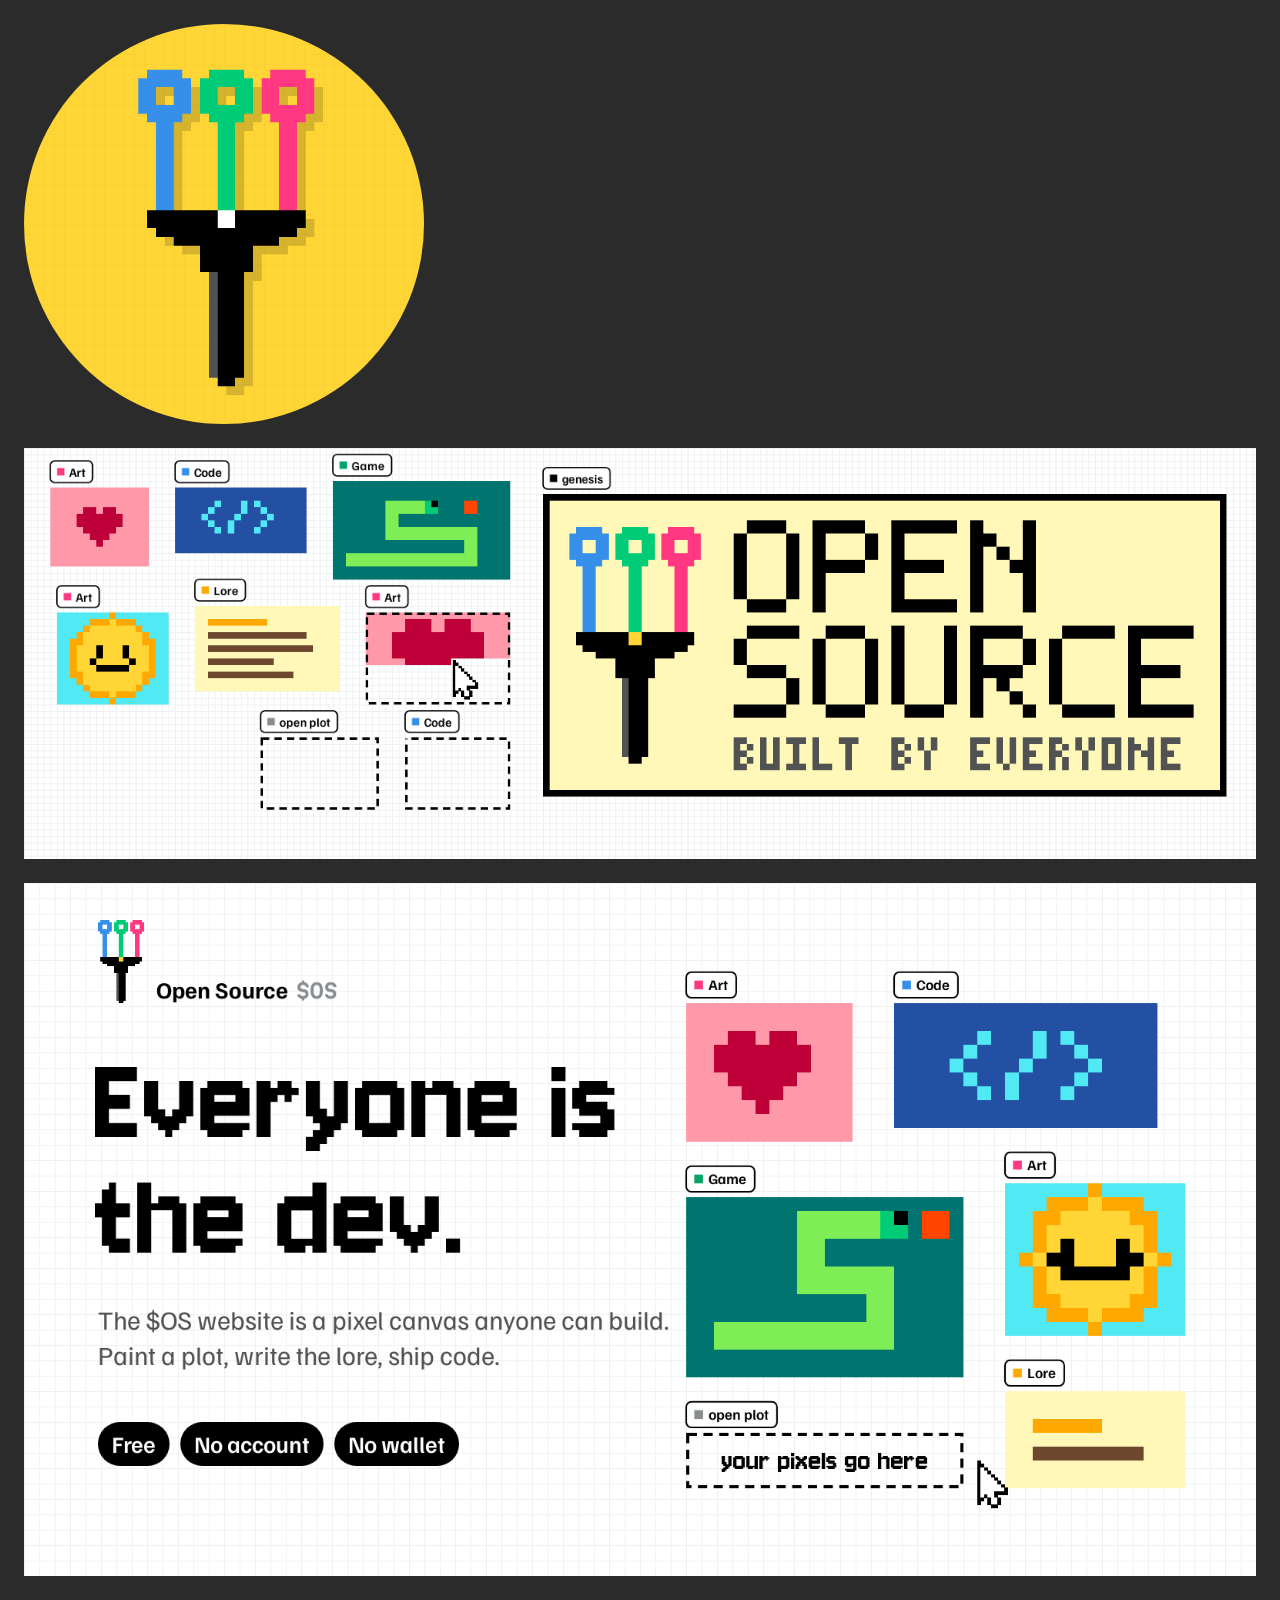
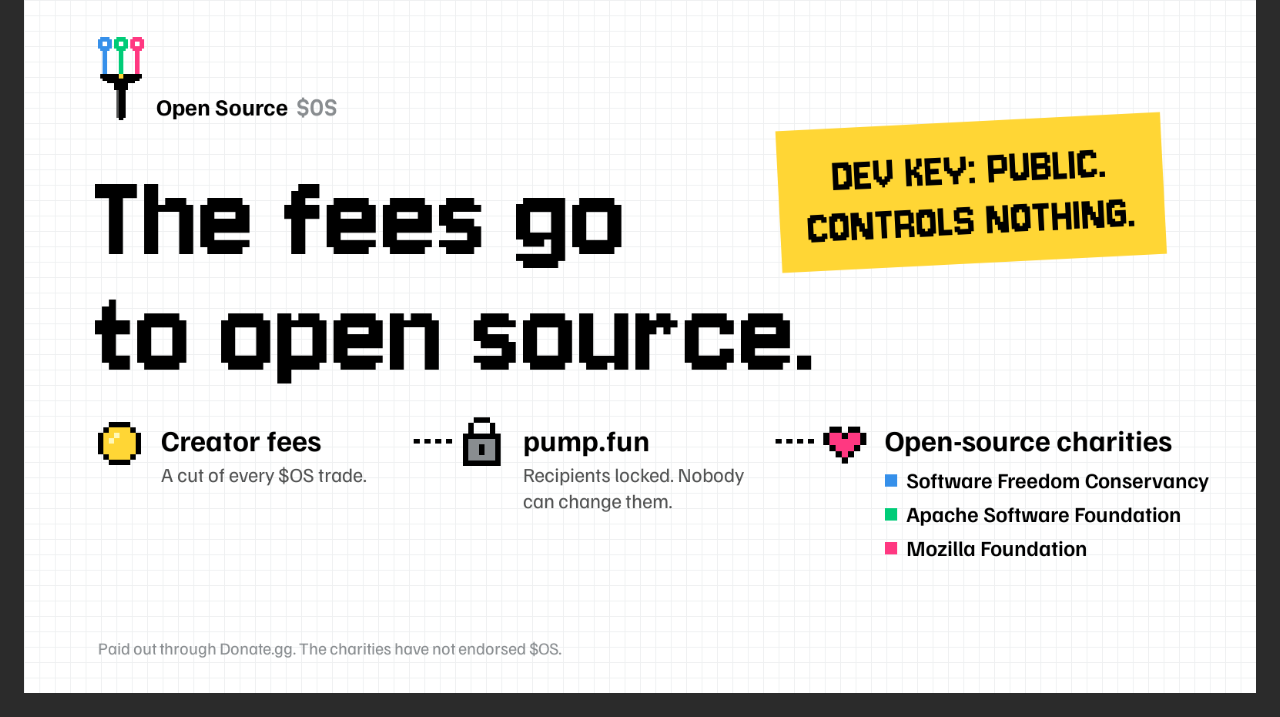
<file: marca/stills.html>
<!doctype html>
<html lang="en">
<head>
<meta charset="utf-8">
<title>$OS profile picture and banner</title>
<link rel="stylesheet" href="https://fonts.googleapis.com/css2?family=Familjen+Grotesk:wght@400;600;700&family=Martian+Mono:wght@400;600&family=Jersey+10&display=block">
<style>
  body { margin: 0; padding: 24px; background: #2b2b2b; display: grid; gap: 24px; justify-items: start; font: 14px system-ui; color: #ddd; }
  canvas { display: block; max-width: 100%; height: auto; }
  #pfp { width: 400px; border-radius: 50%; }
</style>
</head>
<body>
<canvas id="pfp" width="1000" height="1000"></canvas>
<canvas id="banner" width="1500" height="500"></canvas>
<canvas id="post1" width="1600" height="900"></canvas>
<canvas id="post2" width="1600" height="900"></canvas>
<script type="module">
import { C, CAT, grid, logoTiles, drawTiles, plotArt, ants, tag, loadFonts, loadGenesis, drawSprite, SPRITES } from "./art.js";

function pfp() {
  const g = document.getElementById("pfp").getContext("2d");
  const S = 1000;
  g.fillStyle = C.yellow; g.fillRect(0, 0, S, S);
  grid(g, S, S, 25, "rgba(0,0,0,0.07)");
  const s = 22, w = 20 * s, h = 36 * s;
  const ox = Math.round((S - w) / 2 / s) * s, oy = Math.round((S - h) / 2 / s) * s + 4;
  // a hard pixel shadow so the logo sits on the canvas like a sticker
  drawTiles(g, logoTiles(C.ink).map(([x, y]) => [x, y, "rgba(0,0,0,0.16)"]), ox + s, oy + s, s);
  drawTiles(g, logoTiles(C.ground), ox, oy, s);
}

async function banner() {
  const g = document.getElementById("banner").getContext("2d");
  const W = 1500, H = 500, t = 8;
  g.fillStyle = C.ground; g.fillRect(0, 0, W, H);
  grid(g, W, H, t);
  const gen = await loadGenesis("../sitio/plots/genesis.png");
  const gx = 79, gy = 7;
  drawTiles(g, gen.tiles, gx * t, gy * t, t);
  tag(g, gx * t, gy * t - 6, "genesis", C.ink, 15);

  // community plots on the left, kept clear of the bottom-left corner where X puts the avatar
  const plots = [
    { kind: "heart", cat: "art", label: "Art", x: 4, y: 6, w: 15, h: 12 },
    { kind: "code", cat: "code", label: "Code", x: 23, y: 6, w: 20, h: 10 },
    { kind: "snake", cat: "game", label: "Game", x: 47, y: 5, w: 27, h: 15 },
    { kind: "sun", cat: "art", label: "Art", x: 5, y: 25, w: 17, h: 14 },
    { kind: "lore", cat: "words", label: "Lore", x: 26, y: 24, w: 22, h: 13 },
  ];
  for (const p of plots) {
    drawTiles(g, plotArt(p.kind, p.w, p.h), p.x * t, p.y * t, t);
    tag(g, p.x * t, p.y * t - 6, p.label, CAT[p.cat], 15);
  }
  // one plot half painted, with the cursor still at work
  const wip = { x: 52, y: 25, w: 22, h: 14 };
  const art = plotArt("heart", wip.w, wip.h).filter(([x, y]) => y < 7 || (y === 7 && x < 13));
  drawTiles(g, art, wip.x * t, wip.y * t, t);
  ants(g, wip.x * t, wip.y * t, wip.w * t, wip.h * t, 0, 3, 9);
  tag(g, wip.x * t, wip.y * t - 6, "Art", CAT.art, 15);
  drawSprite(g, SPRITES.cursor, (wip.x + 13) * t + 2, (wip.y + 7) * t + 2, 3.4, { "#": C.ink, w: C.ground });
  // open plots waiting
  ants(g, 36 * t, 44 * t, 18 * t, 11 * t, 0, 3, 9);
  tag(g, 36 * t, 44 * t - 6, "open plot", C.ink3, 15);
  ants(g, 58 * t, 44 * t, 16 * t, 11 * t, 6, 3, 9);
  tag(g, 58 * t, 44 * t - 6, "Code", CAT.code, 15);
}

// ---------- post images (16:9, shown whole in the X timeline) ----------
function write(g, s, x, y, font, color, align = "left") {
  g.font = font; g.fillStyle = color; g.textAlign = align; g.textBaseline = "alphabetic"; g.fillText(s, x, y);
  return g.measureText(s).width;
}
function pill(g, x, y, label, size = 30, bg = C.ink, fg = C.ground, font = `600 ${size}px "Familjen Grotesk"`) {
  g.font = font;
  const w = g.measureText(label).width + size * 1.2, h = size * 1.9;
  g.fillStyle = bg; g.beginPath(); g.roundRect(x, y, w, h, h / 2); g.fill();
  g.fillStyle = fg; g.textAlign = "center"; g.textBaseline = "middle"; g.fillText(label, x + w / 2, y + h / 2 + 2);
  return w;
}
function ground(g, W, H) {
  g.fillStyle = C.ground; g.fillRect(0, 0, W, H);
  grid(g, W, H, 20);
}
function brandLine(g, x, y) {
  const s = 3;
  drawTiles(g, logoTiles(C.yellow), x, y - 36 * s + 6, s);
  write(g, "Open Source", x + 20 * s + 16, y, `700 30px "Familjen Grotesk"`, C.ink);
  g.font = `700 30px "Familjen Grotesk"`;
  const w = g.measureText("Open Source").width;
  write(g, "$OS", x + 20 * s + 26 + w, y, `600 26px "Martian Mono"`, C.ink3);
}

function post1() {
  const g = document.getElementById("post1").getContext("2d");
  const W = 1600, H = 900, M = 96;
  ground(g, W, H);
  brandLine(g, M, 150);
  write(g, "Everyone is", M - 4, 330, `400 170px "Jersey 10"`, C.ink);
  write(g, "the dev.", M - 4, 480, `400 170px "Jersey 10"`, C.ink);
  write(g, "The $OS website is a pixel canvas anyone can build.", M, 580, `400 34px "Familjen Grotesk"`, C.ink2);
  write(g, "Paint a plot, write the lore, ship code.", M, 626, `400 34px "Familjen Grotesk"`, C.ink2);
  let x = M;
  for (const s of ["Free", "No account", "No wallet"]) x += pill(g, x, 700, s, 30) + 14;
  // the board on the right
  const t = 18, bx = 860, by = 120;
  const plots = [
    { kind: "heart", cat: "art", label: "Art", x: 0, y: 2, w: 12, h: 10 },
    { kind: "code", cat: "code", label: "Code", x: 15, y: 2, w: 19, h: 9 },
    { kind: "snake", cat: "game", label: "Game", x: 0, y: 16, w: 20, h: 13 },
    { kind: "sun", cat: "art", label: "Art", x: 23, y: 15, w: 13, h: 11 },
    { kind: "lore", cat: "words", label: "Lore", x: 23, y: 30, w: 13, h: 7 },
  ];
  for (const p of plots) {
    drawTiles(g, plotArt(p.kind, p.w, p.h), bx + p.x * t, by + p.y * t, t);
    tag(g, bx + p.x * t, by + p.y * t - 7, p.label, CAT[p.cat], 19);
  }
  const op = { x: 0, y: 33, w: 20, h: 4 };
  ants(g, bx + op.x * t, by + op.y * t, op.w * t, op.h * t, 0, 4, 12);
  tag(g, bx + op.x * t, by + op.y * t - 7, "open plot", C.ink3, 19);
  write(g, "your pixels go here", bx + op.w * t / 2, by + (op.y + 2.6) * t, `400 40px "Jersey 10"`, C.ink, "center");
  drawSprite(g, SPRITES.cursor, bx + 21 * t, by + 35 * t, 4.4, { "#": C.ink, w: C.ground });
}

function post2() {
  const g = document.getElementById("post2").getContext("2d");
  const W = 1600, H = 900, M = 96;
  ground(g, W, H);
  brandLine(g, M, 150);
  write(g, "The fees go", M - 4, 330, `400 170px "Jersey 10"`, C.ink);
  write(g, "to open source.", M - 4, 480, `400 170px "Jersey 10"`, C.ink);
  // the flow
  const rows = [
    ["coin", "Creator fees", "A cut of every $OS trade."],
    ["lock", "pump.fun", "Recipients locked. Nobody can change them."],
    ["heart", "Open-source charities", null],
  ];
  const fx = M, fy = 600;
  rows.forEach(([icon, title, sub], i) => {
    const x = fx + i * 470, y = fy;
    if (icon === "coin") drawSprite(g, SPRITES.coin, x, y - 52, 7, { "#": C.ink, y: C.yellow, h: C.pale });
    if (icon === "lock") drawSprite(g, SPRITES.lock, x + 4, y - 58, 7, { "#": C.ink, y: C.ink3 });
    if (icon === "heart") drawSprite(g, SPRITES.heartIcon, x + 2, y - 46, 8, { "#": C.ink, p: C.pink });
    write(g, title, x + 82, y - 14, `700 38px "Familjen Grotesk"`, C.ink);
    if (sub) {
      const words = sub.split(" "), lines = [""];
      g.font = `400 26px "Familjen Grotesk"`;
      for (const w of words) { const tl = (lines.at(-1) + " " + w).trim(); if (g.measureText(tl).width > 300) lines.push(w); else lines[lines.length - 1] = tl; }
      lines.forEach((l, k) => write(g, l, x + 82, y + 26 + k * 34, `400 26px "Familjen Grotesk"`, C.ink2));
    }
    if (i < rows.length - 1) { g.fillStyle = C.ink; for (let k = 0; k < 4; k++) g.fillRect(x + 410 + k * 14, fy - 30, 8, 6); }
  });
  ["Software Freedom Conservancy", "Apache Software Foundation", "Mozilla Foundation"].forEach((s, i) => {
    const x = fx + 2 * 470 + 82, y = fy + 34 + i * 44;
    g.fillStyle = [C.blue, C.green2, C.pink][i]; g.fillRect(x, y - 18, 16, 16);
    write(g, s, x + 28, y, `600 28px "Familjen Grotesk"`, C.ink);
  });
  // the key stamp, top right
  g.save();
  g.translate(1230, 250); g.rotate(-0.05);
  g.fillStyle = C.yellow; g.fillRect(-250, -92, 500, 184);
  write(g, "DEV KEY: PUBLIC.", 0, -12, `400 66px "Jersey 10"`, C.ink, "center");
  write(g, "CONTROLS NOTHING.", 0, 54, `400 66px "Jersey 10"`, C.ink, "center");
  g.restore();
  write(g, "Paid out through Donate.gg. The charities have not endorsed $OS.", M, 850, `400 22px "Familjen Grotesk"`, C.ink3);
}

await loadFonts();
pfp();
await banner();
post1();
post2();
window.done = true;
</script>
</body>
</html>
</file>
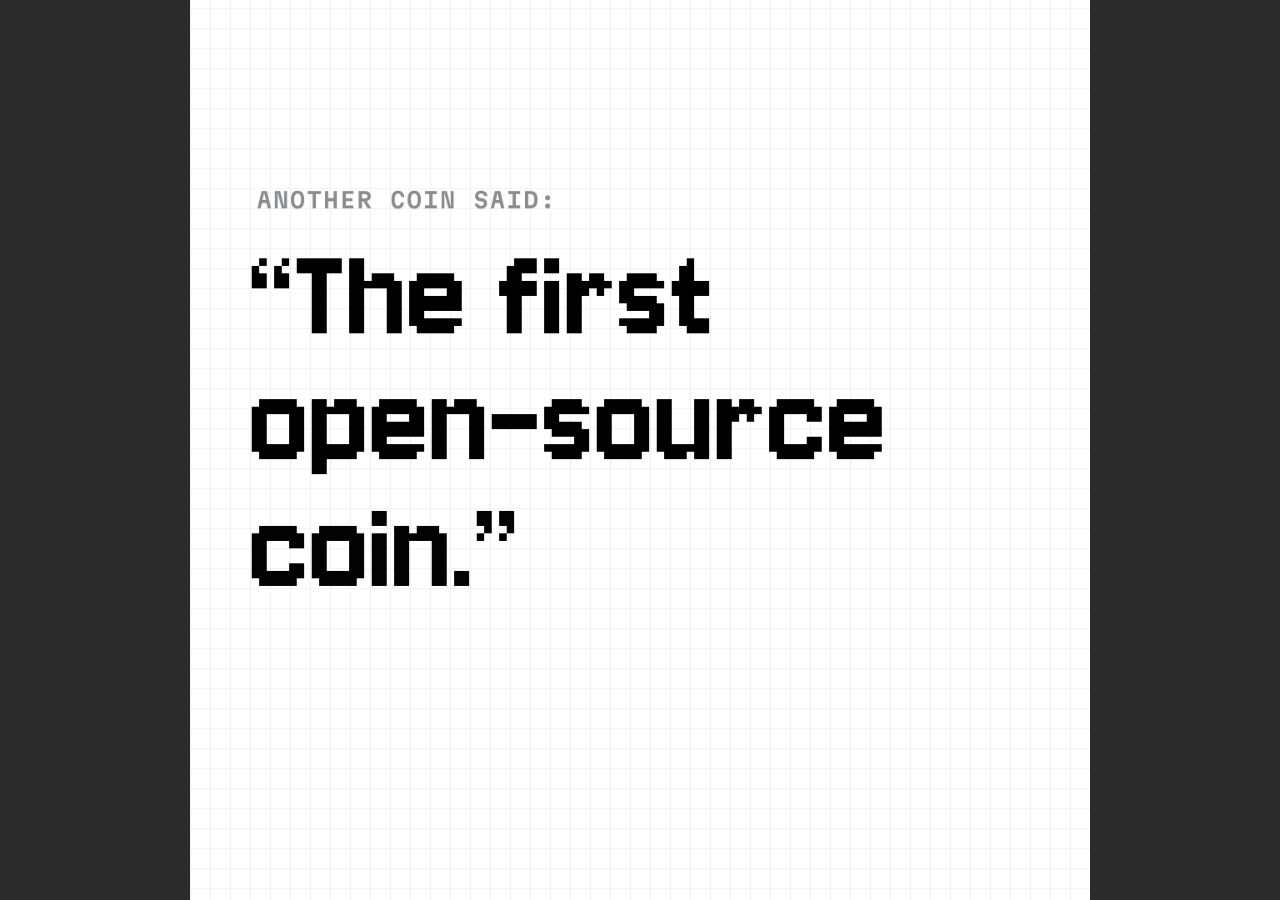
<file: marca/video.html>
<!doctype html>
<html lang="en">
<head>
<meta charset="utf-8">
<title>$OS explainer</title>
<link rel="stylesheet" href="https://fonts.googleapis.com/css2?family=Familjen+Grotesk:wght@400;600;700&family=Martian+Mono:wght@400;600&family=Jersey+10&display=block">
<style>
  html, body { margin: 0; background: #2b2b2b; }
  canvas { display: block; width: min(100vw, 100vh); height: auto; margin: 0 auto; }
</style>
</head>
<body>
<canvas id="c" width="1080" height="1080"></canvas>
<script type="module">
import { C, CAT, P, eo, eio, back, clamp, rng, grid, logoTiles, drawTiles, drawSprite, SPRITES, plotArt, paintOrder, ants, tag, loadFonts, loadGenesis } from "./art.js";

const W = 1080, H = 1080, M = 80;
const g = document.getElementById("c").getContext("2d");
g.imageSmoothingEnabled = false;

// ---------- timeline (seconds) ----------
const T = {
  claim: 0, drain: 5.2, notOS: 10.6, thisIs: 13.0, board: 16.6, code: 24.2, fees: 29.6, key: 35.6, end: 41.6,
};
const DURATION = 46.5;
const SFX = [];
const MUTES = [[T.notOS, T.thisIs]];
const FADE_FROM = 44.2;
const END_CHORD = T.end + 0.4;

// ---------- type ----------
const F = {
  display: (px) => `400 ${px}px "Jersey 10"`,
  sans: (px, w = 400) => `${w} ${px}px "Familjen Grotesk"`,
  mono: (px, w = 400) => `${w} ${px}px "Martian Mono"`,
};

function text(s, x, y, font, color, { align = "left", alpha = 1, dy = 0, base = "alphabetic", spacing = "0px" } = {}) {
  if (alpha <= 0) return 0;
  g.save();
  g.globalAlpha *= alpha;
  g.font = font;
  g.fillStyle = color;
  g.textAlign = align;
  g.textBaseline = base;
  g.letterSpacing = spacing;
  g.fillText(s, x, y + dy);
  const w = g.measureText(s).width;
  g.restore();
  return w;
}

// a line that rises 26px into place while fading in
function rise(t, at, dur = 0.5) {
  const k = eo(P(t, at, dur));
  return { alpha: k, dy: (1 - k) * 26 };
}

function lines(t, at, arr, x, y, size, color = C.ink, step = 0.09, lh = 0.9, font = F.display, align = "left") {
  arr.forEach((s, i) => text(s, x, y + i * size * lh, font(size), color, { align, ...rise(t, at + i * step) }));
}

function pill(x, y, label, { bg = C.ink, fg = C.ground, size = 30, alpha = 1, scale = 1, font = F.sans(30, 600) } = {}) {
  if (alpha <= 0) return 0;
  g.save();
  g.font = font;
  const w = g.measureText(label).width + size * 1.2, h = size * 1.9;
  g.globalAlpha *= alpha;
  g.translate(x + w / 2, y + h / 2);
  g.scale(scale, scale);
  g.fillStyle = bg;
  g.beginPath(); g.roundRect(-w / 2, -h / 2, w, h, h / 2); g.fill();
  g.fillStyle = fg; g.textAlign = "center"; g.textBaseline = "middle";
  g.fillText(label, 0, 2);
  g.restore();
  return w;
}

function popIn(t, at, dur = 0.42) {
  const k = P(t, at, dur);
  return { alpha: eo(clamp(k * 2)), scale: 0.92 + 0.08 * back(k) };
}

// ---------- the fake key (not a real key; it only looks like one) ----------
const B58 = "123456789ABCDEFGHJKLMNPQRSTUVWXYZabcdefghijkmnopqrstuvwxyz";
const FAKE = (() => { const r = rng(2026); return Array.from({ length: 88 }, () => B58[Math.floor(r() * 58)]).join(""); })();
const SHOWN = FAKE.slice(0, 34) + "…";

function keyChip(t, at, y, resolveFrom, resolveDur, label = "PRIVATE KEY") {
  const a = rise(t, at, 0.45);
  if (a.alpha <= 0) return;
  g.save();
  g.globalAlpha *= a.alpha;
  g.translate(0, a.dy);
  g.fillStyle = C.ink;
  g.beginPath(); g.roundRect(M, y, W - 2 * M, 112, 20); g.fill();
  text(label, M + 32, y + 40, F.mono(20, 600), C.yellow, { spacing: "2px" });
  const p = P(t, resolveFrom, resolveDur);
  const done = Math.floor(p * SHOWN.length);
  const r = rng(Math.floor(t * 24) + 11);
  const s = [...SHOWN].map((ch, i) => (i < done || ch === "…" ? ch : B58[Math.floor(r() * 58)])).join("");
  text(s, M + 32, y + 86, F.mono(27), C.ground);
  g.restore();
}

// ---------- scenes ----------
function sceneClaim(t) {
  const k = t - T.claim;
  text("ANOTHER COIN SAID:", M, 250, F.mono(26, 600), C.ink3, { spacing: "2px", ...rise(k, 0.25) });
  lines(k, 0.5, ["“The first", "open-source", "coin.”"], M - 6, 400, 168);
  lines(k, 2.2, ["Its big move? Posting the dev", "wallet's private key for everyone."], M, 780, 42, C.ink2, 0.08, 1.25, (s) => F.sans(s));
  keyChip(k, 2.9, 880, 3.1, 1.3);
}

const BOTS = Array.from({ length: 10 }, (_, i) => ({ at: T.drain + 1.0 + i * 0.2, y: 380 + ((i * 137) % 560) }));
function sceneDrain(t) {
  const k = t - T.drain;
  lines(k, 0.15, ["Bots drain a public", "key in seconds."], M - 4, 190, 132);
  // the wallet
  const wx = M, wy = 380, ww = 560, wh = 400;
  const grabbed = BOTS.filter((b) => t >= b.at + 0.42).length;
  const empty = grabbed >= 10;
  const wa = rise(k, 0.5);
  g.save();
  g.globalAlpha *= wa.alpha;
  g.translate(0, wa.dy);
  g.fillStyle = C.ground2;
  g.beginPath(); g.roundRect(wx, wy, ww, wh, 24); g.fill();
  text("DEV WALLET", wx + 36, wy + 62, F.mono(22, 600), C.ink3, { spacing: "2px" });
  const bal = (12.4 * (10 - grabbed) / 10).toFixed(2);
  text(`${bal} SOL`, wx + 36, wy + 150, F.mono(64, 600), empty ? C.red : C.ink);
  for (let i = 0; i < 10; i++) {
    if (i < grabbed) continue;
    const cx = wx + 40 + (i % 5) * 96, cy = wy + 210 + Math.floor(i / 5) * 84;
    drawSprite(g, SPRITES.coin, cx, cy, 8, { "#": C.ink, y: C.yellow, h: C.pale });
  }
  g.restore();
  // the bots: fly in, take one coin each, fly off
  BOTS.forEach((b, i) => {
    const coinX = wx + 40 + (i % 5) * 96, coinY = wy + 210 + Math.floor(i / 5) * 84;
    const inK = eo(P(t, b.at, 0.42));
    const outK = eio(P(t, b.at + 0.5, 0.55));
    if (t < b.at || outK >= 1) return;
    const sx = W + 60, sy = b.y;
    let x = sx + (coinX - 10 - sx) * inK, y = sy + (coinY - 70 - sy) * inK;
    x += (W + 120 - x) * outK; y += (-160 - y) * outK;
    drawSprite(g, SPRITES.bot, x, y, 7, { "#": C.ink, b: C.lilac, w: C.ground, k: C.ink, r: C.red });
    if (t >= b.at + 0.42) drawSprite(g, SPRITES.coin, x + 10, y + 74, 8, { "#": C.ink, y: C.yellow, h: C.pale });
  });
  text("Nobody builds anything.", M, 900, F.sans(52, 700), C.ink, rise(k, 3.75));
}

function sceneNotOS(t) {
  const k = t - T.notOS;
  const a = rise(k, 0.05, 0.35);
  g.save();
  g.font = F.display(196);
  const w1 = g.measureText("That's ").width, w2 = g.measureText("not").width;
  g.restore();
  const y1 = 500, y2 = 670;
  // a highlighter swipe behind "not"
  const hl = eo(P(k, 0.55, 0.3));
  if (hl > 0) { g.fillStyle = C.yellow; g.fillRect(M + w1 - 10, y1 - 132, (w2 + 20) * hl, 146); }
  text("That's ", M, y1, F.display(196), C.ink, a);
  text("not", M + w1, y1, F.display(196), C.ink, a);
  text("open source.", M, y2, F.display(196), C.ink, rise(k, 0.15, 0.35));
}

let GEN = null, GEN_ORDER = null;
function sceneThisIs(t) {
  const k = t - T.thisIs;
  lines(k, 0.1, ["This is."], M - 4, 230, 150);
  const s = 9, gw = GEN.w * s, gh = GEN.h * s;
  const gx = Math.round((W - gw) / 2), gy = 330;
  const p = P(k, 0.55, 1.15);
  drawTiles(g, GEN_ORDER, gx, gy, s, Math.floor(eio(p) * GEN_ORDER.length));
  if (p <= 0) ants(g, gx, gy, gw, gh, k * 40, 4, 14);
  const r = rise(k, 2.0);
  const pw = pill(M, 840 + r.dy, "$OS", { bg: C.yellow, fg: C.ink, size: 34, alpha: r.alpha, font: F.mono(34, 600) });
  text("the coin whose website", M + pw + 24, 875, F.sans(40, 600), C.ink, r);
  text("is built by everyone.", M + pw + 24, 925, F.sans(40, 600), C.ink, r);
}

const TILE = 16, BX = M, BY = 330;
const PLOTS = [
  { kind: "heart", cat: "art", label: "Art", x: 1, y: 2, w: 13, h: 10 },
  { kind: "code", cat: "code", label: "Code", x: 17, y: 2, w: 17, h: 9 },
  { kind: "snake", cat: "game", label: "Game", x: 37, y: 2, w: 20, h: 13 },
  { kind: "lore", cat: "words", label: "Lore", x: 1, y: 16, w: 22, h: 13 },
  { kind: "sun", cat: "art", label: "Art", x: 26, y: 18, w: 13, h: 11 },
].map((p, i) => ({ ...p, at: T.board + 1.0 + i * 0.72, tiles: paintOrder(plotArt(p.kind, p.w, p.h), 40 + i) }));
const OPEN = { x: 42, y: 18, w: 15, h: 11 };

function sceneBoard(t) {
  const k = t - T.board;
  lines(k, 0.1, ["The website", "is the code."], M - 4, 160, 132);
  const ba = eo(P(k, 0.35, 0.5));
  g.save();
  g.globalAlpha *= ba;
  for (const p of [...PLOTS, { ...OPEN, cat: "open", label: "open plot", at: 99 }]) {
    const x = BX + p.x * TILE, y = BY + p.y * TILE, w = p.w * TILE, h = p.h * TILE;
    const painted = p.tiles ? Math.floor(eio(P(t, p.at + 0.35, 0.55)) * p.tiles.length) : 0;
    if (painted < (p.tiles?.length ?? 1)) ants(g, x, y, w, h, t * 30, 3, 10);
    if (painted) drawTiles(g, p.tiles, x, y, TILE, painted);
    tag(g, x, y - 6, p.label, p.cat === "open" ? C.ink3 : CAT[p.cat], 18);
  }
  // the open plot keeps waiting
  const last = PLOTS[PLOTS.length - 1].at + 1.0;
  const glow = P(t, last + 0.2, 0.4);
  if (glow > 0) {
    const x = BX + OPEN.x * TILE, y = BY + OPEN.y * TILE;
    text("your pixels", x + OPEN.w * TILE / 2, y + 78, F.display(46), C.ink, { align: "center", alpha: eo(glow) });
    text("go here", x + OPEN.w * TILE / 2, y + 120, F.display(46), C.ink, { align: "center", alpha: eo(glow) });
  }
  g.restore();
  // a cursor visits each plot before it gets painted
  if (k > 0.6) {
    let cx = W + 40, cy = 900;
    for (const p of PLOTS) {
      const tx = BX + (p.x + p.w * 0.55) * TILE, ty = BY + (p.y + p.h * 0.55) * TILE;
      const m = eio(P(t, p.at - 0.25, 0.5));
      cx += (tx - cx) * m; cy += (ty - cy) * m;
    }
    const lastP = PLOTS[PLOTS.length - 1];
    const away = eio(P(t, lastP.at + 1.0, 0.6));
    cx += (W + 60 - cx) * away; cy += (1000 - cy) * away;
    drawSprite(g, SPRITES.cursor, cx, cy, 4, { "#": C.ink, w: C.ground });
  }
  lines(k, 5.0, ["Anyone can paint a plot, write the", "lore or ship a feature."], M, 870, 40, C.ink2, 0.08, 1.25, (s) => F.sans(s));
  let x = M;
  ["Free", "No account", "No wallet"].forEach((s, i) => {
    const pi = popIn(k, 5.7 + i * 0.22);
    x += pill(x, 960, s, { ...pi, size: 28 }) + 14;
  });
}

const CODE = [
  ["// open-source-os / worker.js", C.ink3],
  ["// MIT licence. Read it, fork it, change it.", C.ink3],
  ["", C.ink],
  ["async function contribute(req, env) {", C.ground],
  ["  const first = await isFirstVisit(req);", C.ground],
  ["  // your first piece goes live at once", C.ink3],
  ["  const live = first && kind !== \"code\";", C.ground],
  ["  return save(req, live);", C.ground],
  ["}", C.ground],
];
const CODE_CHARS = CODE.reduce((n, [s]) => n + s.length, 0);
function sceneCode(t) {
  const k = t - T.code;
  lines(k, 0.1, ["Every line", "is public."], M - 4, 190, 132);
  const wa = rise(k, 0.45);
  const x = M, y = 360, w = W - 2 * M, h = 430;
  g.save();
  g.globalAlpha *= wa.alpha;
  g.translate(0, wa.dy);
  g.fillStyle = C.ink;
  g.beginPath(); g.roundRect(x, y, w, h, 22); g.fill();
  g.fillStyle = "#1c1c1c";
  g.beginPath(); g.roundRect(x, y, w, 64, [22, 22, 0, 0]); g.fill();
  text("worker.js", x + 32, y + 42, F.mono(22, 600), C.ground);
  text("github", x + w - 32, y + 42, F.mono(22), C.ink3, { align: "right" });
  let budget = Math.floor(eio(P(k, 0.8, 2.6)) * CODE_CHARS);
  CODE.forEach(([s, col], i) => {
    const n = Math.min(s.length, budget);
    budget -= n;
    text(s.slice(0, n), x + 32, y + 116 + i * 36, F.mono(22), col);
  });
  const caret = Math.floor(k * 2.5) % 2 === 0 && k < 4.2;
  if (caret) { g.fillStyle = C.yellow; g.fillRect(x + 32, y + 120 + 8 * 36 + 8, 14, 4); }
  g.restore();
  // the MIT stamp
  const st = P(k, 3.6, 0.32);
  if (st > 0) {
    g.save();
    g.translate(x + w - 170, y + h - 36);
    g.rotate(-0.07);
    const sc = 1.25 - 0.25 * eo(st);
    g.scale(sc, sc);
    g.globalAlpha *= eo(clamp(st * 2));
    g.fillStyle = C.yellow;
    g.fillRect(-150, -58, 300, 116);
    g.strokeStyle = C.ink; g.lineWidth = 6; g.strokeRect(-150, -58, 300, 116);
    text("MIT", 0, 30, F.display(100), C.ink, { align: "center" });
    g.restore();
  }
  lines(k, 3.0, ["Fork it. Change it. Send a pull request."], M, 880, 40, C.ink2, 0.08, 1.25, (s) => F.sans(s));
  text("Code is always read by a person before it goes in.", M, 950, F.sans(30), C.ink3, rise(k, 3.4));
}

function flowRow(t, at, y, icon, title, sub) {
  const a = rise(t, at);
  if (a.alpha <= 0) return;
  g.save();
  g.globalAlpha *= a.alpha;
  g.translate(0, a.dy);
  if (icon === "coin") drawSprite(g, SPRITES.coin, M, y - 52, 8, { "#": C.ink, y: C.yellow, h: C.pale });
  if (icon === "lock") drawSprite(g, SPRITES.lock, M + 4, y - 60, 8, { "#": C.ink, y: C.ink3 });
  if (icon === "heart") drawSprite(g, SPRITES.heartIcon, M + 4, y - 48, 9, { "#": C.ink, p: C.pink });
  text(title, M + 100, y - 14, F.sans(46, 700), C.ink);
  if (sub) text(sub, M + 100, y + 30, F.sans(32), C.ink2);
  g.restore();
}
function arrow(t, at, y) {
  const k = eo(P(t, at, 0.3));
  if (k <= 0) return;
  g.fillStyle = C.ink;
  for (let i = 0; i < 4; i++) if (i / 4 < k) g.fillRect(M + 30, y + i * 14, 6, 8);
}
function sceneFees(t) {
  const k = t - T.fees;
  lines(k, 0.1, ["The fees go to", "open source."], M - 4, 190, 132);
  flowRow(k, 0.6, 420, "coin", "Creator fees", "A cut of every $OS trade.");
  arrow(k, 1.0, 470);
  flowRow(k, 1.2, 580, "lock", "pump.fun", "Recipients locked after launch. Nobody can change them.");
  arrow(k, 1.6, 630);
  flowRow(k, 1.8, 740, "heart", "Open-source charities", null);
  ["Software Freedom Conservancy", "Apache Software Foundation", "Mozilla Foundation"].forEach((s, i) => {
    const a = rise(k, 2.1 + i * 0.16);
    g.save(); g.globalAlpha *= a.alpha;
    g.fillStyle = [C.blue, C.green2, C.pink][i];
    g.fillRect(M + 100, 776 + i * 52 + a.dy, 18, 18);
    g.restore();
    text(s, M + 134, 794 + i * 52, F.sans(34, 600), C.ink, a);
  });
  text("Paid out through Donate.gg. The charities have not endorsed $OS.", M, 1010, F.sans(24), C.ink3, rise(k, 3.0));
}

const CHECKS = ["Holds 0 $OS", "Holds 0 SOL", "Fees locked to charity", "No new $OS can ever be minted"];
function sceneKey(t) {
  const k = t - T.key;
  lines(k, 0.1, ["And yes, here's", "our dev key."], M - 4, 190, 132);
  keyChip(k, 0.6, 362, 0.8, 0.9);
  CHECKS.forEach((s, i) => {
    const at = 2.0 + i * 0.4;
    const a = rise(k, at);
    if (a.alpha <= 0) return;
    const y = 560 + i * 74;
    g.save(); g.globalAlpha *= a.alpha; g.translate(0, a.dy);
    const on = k >= at + 0.2;
    g.fillStyle = on ? C.green : C.ground; g.strokeStyle = C.ink; g.lineWidth = 4;
    g.fillRect(M, y - 38, 48, 48); g.strokeRect(M + 2, y - 36, 44, 44);
    if (on) drawSprite(g, SPRITES.tick, M + 10, y - 26, 4, { "#": C.ground });
    g.restore();
    text(s, M + 76, y, F.sans(42, 600), C.ink, a);
  });
  const st = P(k, 4.0, 0.32);
  if (st > 0) {
    g.save();
    g.translate(M + 430, 900);
    g.rotate(-0.035);
    const sc = 1.2 - 0.2 * eo(st);
    g.scale(sc, sc);
    g.globalAlpha *= eo(clamp(st * 2));
    g.fillStyle = C.yellow; g.fillRect(-430, -64, 860, 128);
    text("IT CONTROLS NOTHING.", 0, 36, F.display(104), C.ink, { align: "center" });
    g.restore();
  }
  text("So please don't send anything to it.", M, 1020, F.sans(28), C.ink3, rise(k, 4.6));
}

const LOGO = logoTiles(C.ground);
function sceneEnd(t) {
  const k = t - T.end;
  const wipe = eio(P(k, 0, 0.55));
  g.fillStyle = C.yellow;
  g.fillRect(0, H * (1 - wipe), W, H * wipe);
  if (wipe >= 1) grid(g, W, H, 24, "rgba(0,0,0,0.06)");
  const pk = P(k, 0.4, 0.5);
  if (pk > 0) {
    const s = 10, lw = 20 * s, lh = 36 * s;
    g.save();
    g.translate(W / 2, 110 + lh / 2);
    const sc = 0.9 + 0.1 * back(pk);
    g.scale(sc, sc);
    g.globalAlpha *= eo(clamp(pk * 2));
    drawTiles(g, LOGO.map(([x, y]) => [x, y, "rgba(0,0,0,0.16)"]), -lw / 2 + s, -lh / 2 + s, s);
    drawTiles(g, LOGO, -lw / 2, -lh / 2, s);
    g.restore();
  }
  lines(k, 0.9, ["Everyone is", "the dev."], W / 2, 620, 150, C.ink, 0.1, 0.88, F.display, "center");
  text("For real this time.", W / 2, 840, F.sans(48, 700), C.ink, { align: "center", ...rise(k, 1.6) });
  text("$OS · OPEN SOURCE · BUILT BY EVERYONE", W / 2, 990, F.mono(24, 600), C.ink, { align: "center", spacing: "1px", ...rise(k, 2.1) });
}

const SCENES = [
  [T.claim, T.drain, sceneClaim],
  [T.drain, T.notOS, sceneDrain],
  [T.notOS, T.thisIs, sceneNotOS],
  [T.thisIs, T.board, sceneThisIs],
  [T.board, T.code, sceneBoard],
  [T.code, T.fees, sceneCode],
  [T.fees, T.key, sceneFees],
  [T.key, T.end, sceneKey],
  [T.end, DURATION + 1, sceneEnd],
];

function renderAt(t) {
  g.setTransform(1, 0, 0, 1, 0, 0);
  g.globalAlpha = 1;
  g.fillStyle = C.ground;
  g.fillRect(0, 0, W, H);
  grid(g, W, H, 24, C.grid, t * 10);
  for (const [a, b, fn] of SCENES) {
    if (t < a || t >= b) continue;
    const out = b <= DURATION ? P(t, b - 0.32, 0.32) : 0;
    g.save();
    g.globalAlpha = 1 - eo(out);
    g.translate(0, -18 * eo(out));
    fn(t);
    g.restore();
  }
}

// ---------- sound cues (rendered to audio by render.py) ----------
function cue(at, name) { SFX.push([Math.round(at * 1000) / 1000, name]); }
for (let i = 0; i < 13; i++) cue(T.claim + 3.1 + i * 0.1, "type");
BOTS.forEach((b) => cue(b.at + 0.42, "zap"));
cue(BOTS[9].at + 0.45, "down");
cue(T.notOS + 0.05, "thud");
cue(T.notOS + 0.55, "swipe");
cue(T.thisIs + 0.55, "whoosh");
for (let i = 0; i < 6; i++) cue(T.thisIs + 0.6 + i * 0.18, "pop");
cue(T.thisIs + 2.0, "pop");
PLOTS.forEach((p) => { cue(p.at + 0.38, "pop"); cue(p.at + 0.62, "pop"); });
for (let i = 0; i < 3; i++) cue(T.board + 5.7 + i * 0.22, "pop");
for (let i = 0; i < 18; i++) cue(T.code + 0.8 + i * 0.14, "type");
cue(T.code + 3.6, "thud");
[0.6, 1.2, 1.8].forEach((d) => cue(T.fees + d, "pop"));
[2.1, 2.26, 2.42].forEach((d) => cue(T.fees + d, "type"));
for (let i = 0; i < 9; i++) cue(T.key + 0.8 + i * 0.1, "type");
CHECKS.forEach((_, i) => cue(T.key + 2.2 + i * 0.4, "check"));
cue(T.key + 4.0, "thud");
cue(T.end, "whoosh");
cue(T.end + 0.4, "chime");

Object.assign(window, { renderAt, DURATION, SFX, MUTES, FADE_FROM, END_CHORD });

await loadFonts();
GEN = await loadGenesis("../sitio/plots/genesis.png");
GEN_ORDER = paintOrder(GEN.tiles, 3);
window.ready = true;

if (location.hash !== "#render") {
  const start = performance.now() - (parseFloat(new URLSearchParams(location.search).get("t")) || 0) * 1000;
  const loop = () => { renderAt(((performance.now() - start) / 1000) % DURATION); requestAnimationFrame(loop); };
  loop();
} else {
  renderAt(0);
}
</script>
</body>
</html>
</file>
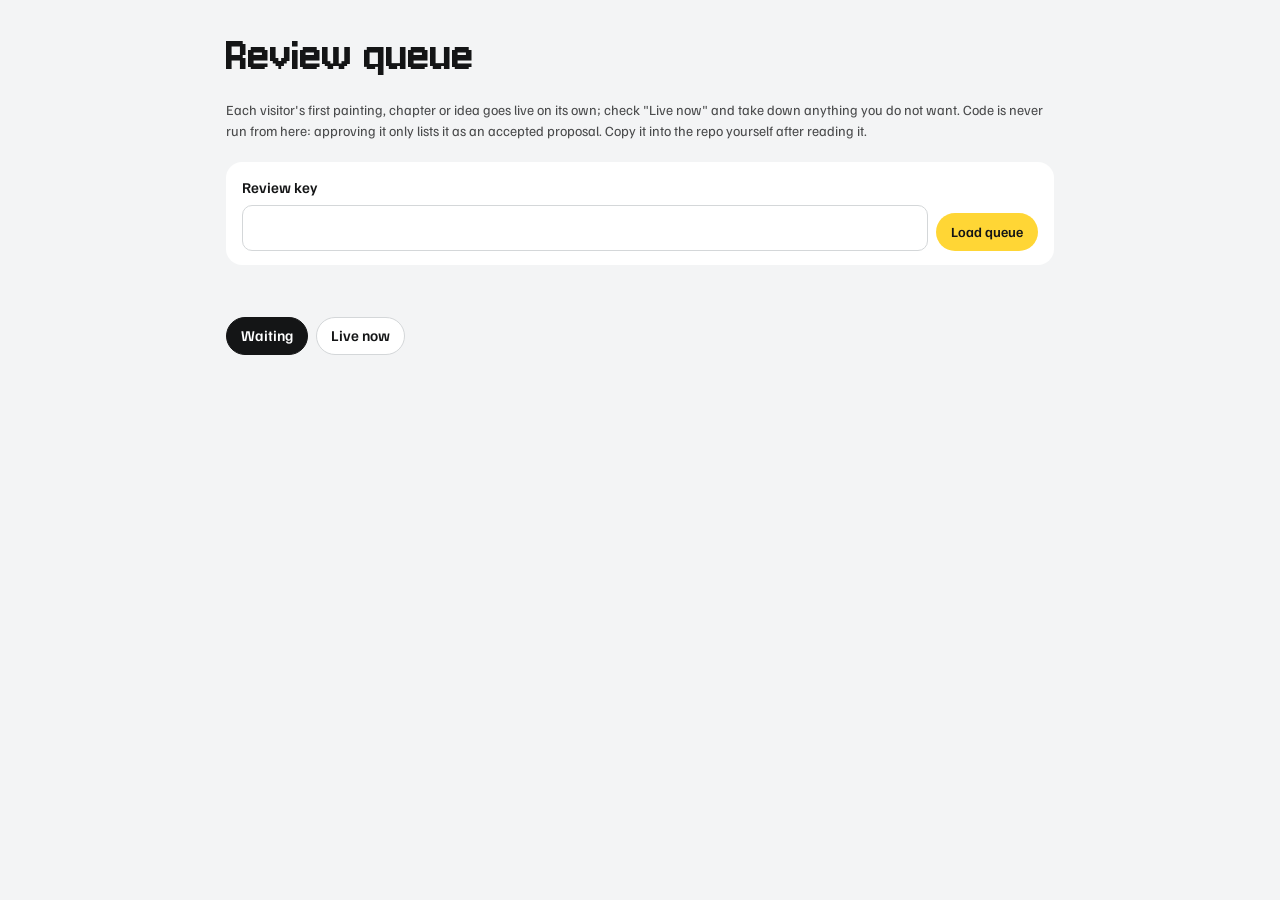
<file: sitio/admin.html>
<!doctype html>
<html lang="en">
<head>
  <meta charset="utf-8">
  <meta name="viewport" content="width=device-width, initial-scale=1">
  <meta name="robots" content="noindex, nofollow">
  <title>Review queue - Open Source ($OS)</title>
  <link rel="icon" href="favicon.png" type="image/png">
  <link rel="stylesheet" href="https://fonts.googleapis.com/css2?family=Familjen+Grotesk:wght@400;600;700&family=Martian+Mono:wght@400;600&family=Jersey+10&display=swap">
  <link rel="stylesheet" href="css/style.css">
  <style>
    body { background: var(--ground-2); }
    .admin { max-width: 860px; margin: 0 auto; padding: 32px 16px 80px; display: grid; gap: 20px; }
    .admin h1 { font-family: var(--display); font-weight: 400; font-size: 3.25rem; line-height: 0.9; }
    .keyrow { display: flex; gap: 8px; flex-wrap: wrap; align-items: end; }
    .keyrow .field { flex: 1 1 260px; }
    .item { background: var(--panel); border-radius: var(--r-panel); padding: 18px; display: grid; gap: 10px; }
    .item-head { display: flex; gap: 10px; align-items: baseline; flex-wrap: wrap; }
    .item-head code { font-family: var(--mono); font-size: 0.75rem; background: var(--ground-2); padding: 2px 8px; border-radius: 6px; }
    .item-head span { color: var(--ink-3); font-size: 0.875rem; }
    .item h2 { font-family: var(--sans); font-size: 1.125rem; font-weight: 700; }
    .item pre { margin: 0; white-space: pre-wrap; word-break: break-word; font: 400 0.8125rem/1.55 var(--mono); background: var(--ground-2); padding: 12px; border-radius: 10px; max-height: 420px; overflow: auto; }
    .item .text { white-space: pre-wrap; }
    .item canvas { image-rendering: pixelated; border: 2px dashed var(--ink); background: #fff; max-width: 100%; height: auto; justify-self: start; }
    .item-actions { display: flex; gap: 8px; }
    .warn { color: var(--ink-2); font-size: 0.875rem; }
    .empty { color: var(--ink-2); }
  </style>
</head>
<body>
  <main class="admin">
    <h1>Review queue</h1>
    <p class="warn">Each visitor's first painting, chapter or idea goes live on its own; check "Live now" and take down anything you do not want. Code is never run from here: approving it only lists it as an accepted proposal. Copy it into the repo yourself after reading it.</p>
    <form class="keyrow" id="keyForm">
      <div class="field">
        <label for="key">Review key</label>
        <input id="key" type="password" autocomplete="current-password">
      </div>
      <button class="btn primary" type="submit">Load queue</button>
    </form>
    <p class="form-error" id="err" role="alert" hidden></p>
    <div class="filters" role="group" aria-label="View">
      <button class="chip" type="button" id="tabPending" aria-pressed="true">Waiting</button>
      <button class="chip" type="button" id="tabLive" aria-pressed="false">Live now</button>
    </div>
    <div id="queue"></div>
  </main>
  <script type="module">
    const $ = (s) => document.querySelector(s);
    const PIXEL_CHARS = ".0123456789abcdefghijklmnopqrstuv";
    const esc = (s) => String(s ?? "").replace(/[&<>"']/g, (c) => ({ "&": "&amp;", "<": "&lt;", ">": "&gt;", '"': "&quot;", "'": "&#39;" })[c]);
    let palette = [];
    const keyInput = $("#key");
    try { keyInput.value = sessionStorage.getItem("os.reviewKey") || ""; } catch {}

    async function api(path, opts = {}) {
      const r = await fetch(path, { ...opts, headers: { ...(opts.headers || {}), Authorization: `Bearer ${keyInput.value}`, "content-type": "application/json" } });
      const d = await r.json().catch(() => ({}));
      if (!r.ok) throw new Error(d.error || `Error ${r.status}`);
      return d;
    }

    function paintCanvas(it) {
      const k = Math.max(3, Math.floor(Math.min(420 / it.w, 300 / it.h)));
      const c = document.createElement("canvas");
      c.width = it.w * k; c.height = it.h * k;
      const x = c.getContext("2d");
      [...it.pixels].forEach((ch, i) => {
        const n = PIXEL_CHARS.indexOf(ch) - 1;
        if (n < 0) return;
        x.fillStyle = palette[n];
        x.fillRect((i % it.w) * k, Math.floor(i / it.w) * k, k, k);
      });
      return c;
    }

    let view = "pending";
    $("#tabPending").addEventListener("click", () => { view = "pending"; tabs(); load(); });
    $("#tabLive").addEventListener("click", () => { view = "live"; tabs(); load(); });
    function tabs() { $("#tabPending").setAttribute("aria-pressed", String(view === "pending")); $("#tabLive").setAttribute("aria-pressed", String(view === "live")); }

    async function load() {
      $("#err").hidden = true;
      try {
        if (!palette.length) palette = (await fetch("data/config.json").then((r) => r.json())).palette;
        const { items } = await api(view === "pending" ? "/api/admin/pending" : "/api/admin/live");
        try { sessionStorage.setItem("os.reviewKey", keyInput.value); } catch {}
        const q = $("#queue");
        const none = view === "pending" ? "Nothing waiting. Nice." : "Nothing live yet.";
        q.innerHTML = items.length ? "" : `<p class="empty">${none}</p>`;
        for (const it of items) {
          const el = document.createElement("article");
          el.className = "item";
          const where = it.kind === "paint" ? `${it.plot_id ? `plot ${esc(it.plot_id)}` : "own plot"} at (${it.x}, ${it.y}), ${it.w}x${it.h}` : it.plot_id ? `about plot ${esc(it.plot_id)}` : "";
          el.innerHTML = `
            <div class="item-head"><code>${esc(it.kind)}</code>${it.auto ? "<code>first, went live on its own</code>" : ""}<b>@${esc(it.handle)}</b><span>${new Date(it.created_at).toLocaleString("en-GB")}</span><span>${where}</span></div>
            ${it.title ? `<h2>${esc(it.title)}</h2>` : ""}
            ${it.kind === "code" ? `<pre><code>${esc(it.body)}</code></pre>` : it.body ? `<p class="text">${esc(it.body)}</p>` : ""}
            ${it.link ? `<p>Link (check it before opening): <code>${esc(it.link)}</code></p>` : ""}
            <div class="item-actions">${view === "pending"
              ? `<button class="btn primary" type="button" data-a="approve">Approve</button><button class="btn quiet" type="button" data-a="reject">Reject</button>`
              : `<button class="btn quiet" type="button" data-a="remove">Take it down</button>`}</div>`;
          if (it.kind === "paint") el.querySelector(".item-head").after(paintCanvas(it));
          el.querySelectorAll("[data-a]").forEach((b) => b.addEventListener("click", async () => {
            b.disabled = true;
            try {
              await api("/api/admin/review", { method: "POST", body: JSON.stringify({ id: it.id, action: b.dataset.a }) });
              el.remove();
              if (!$("#queue").children.length) $("#queue").innerHTML = `<p class="empty">${view === "pending" ? "Nothing waiting. Nice." : "Nothing live yet."}</p>`;
            } catch (e) { $("#err").textContent = e.message; $("#err").hidden = false; b.disabled = false; }
          }));
          q.append(el);
        }
      } catch (e) {
        $("#err").textContent = e.message; $("#err").hidden = false;
      }
    }
    $("#keyForm").addEventListener("submit", (e) => { e.preventDefault(); load(); });
    if (keyInput.value) load();
  </script>
</body>
</html>
</file>
<file: sitio/css/style.css>
/* Open Source ($OS). One rule for colour: every colour on the canvas comes from the
   32-colour palette in data/config.json, and in the interface each colour means one thing.
   Yellow + ink = action. Category colours = kind of plot. Nothing is decorative. */

:root {
  --ink: #141516;
  --ink-2: #4a4b4c;
  --ink-3: #6b6e70;
  --ground: #ffffff;
  --ground-2: #f3f4f5;
  --line: #d4d7d9;
  --panel: #ffffff;
  --accent: #ffd635;
  --accent-ink: #141516;
  --accent-press: #f5c800;
  --code: #3690ea;
  --art: #ff3881;
  --game: #00a368;
  --words: #ffa800;
  --shadow: 0 1px 2px rgb(20 21 22 / 0.10), 0 6px 18px rgb(20 21 22 / 0.10);
  --shadow-lg: 0 2px 4px rgb(20 21 22 / 0.08), 0 16px 40px rgb(20 21 22 / 0.16);
  --r-panel: 16px;
  --r-pill: 999px;
  --ease-out: cubic-bezier(0.23, 1, 0.32, 1);
  --ease-in-out: cubic-bezier(0.77, 0, 0.175, 1);
  --display: "Jersey 10", "Familjen Grotesk", system-ui, sans-serif;
  --sans: "Familjen Grotesk", system-ui, -apple-system, "Segoe UI", sans-serif;
  --mono: "Martian Mono", ui-monospace, "Cascadia Mono", Consolas, monospace;
  --gutter: clamp(16px, 4vw, 48px);
  color-scheme: light;
}

@media (prefers-color-scheme: dark) {
  :root {
    --ink: #eceeef;
    --ink-2: #b9bcbe;
    --ink-3: #9a9da0;
    --ground: #121314;
    --ground-2: #1a1b1d;
    --line: #2e3033;
    --panel: #1d1e20;
      --shadow: 0 1px 2px rgb(0 0 0 / 0.4), 0 6px 18px rgb(0 0 0 / 0.35);
    --shadow-lg: 0 2px 4px rgb(0 0 0 / 0.4), 0 16px 40px rgb(0 0 0 / 0.5);
    color-scheme: dark;
  }
}

*, *::before, *::after { box-sizing: border-box; }
html { -webkit-text-size-adjust: 100%; scroll-behavior: smooth; }
@media (prefers-reduced-motion: reduce) { html { scroll-behavior: auto; } }
body {
  margin: 0;
  font-family: var(--sans);
  font-size: 1rem;
  line-height: 1.55;
  color: var(--ink);
  background: var(--ground);
  -webkit-font-smoothing: antialiased;
  -webkit-tap-highlight-color: transparent;
}
img { max-width: 100%; display: block; }
[hidden] { display: none !important; }
h1, h2, h3 { margin: 0; text-wrap: balance; }
p { margin: 0; text-wrap: pretty; }
a { color: inherit; text-underline-offset: 0.2em; }
button { font: inherit; color: inherit; }
::selection { background: var(--accent); color: var(--accent-ink); }
:focus-visible { outline: 2px solid var(--ink); outline-offset: 3px; border-radius: 6px; }
html { scrollbar-color: var(--line) var(--ground); }

.skip {
  position: absolute; left: 12px; top: -60px; z-index: 50;
  background: var(--accent); color: var(--accent-ink); padding: 8px 14px; border-radius: var(--r-pill);
  font-weight: 600; text-decoration: none;
}
.skip:focus { top: 12px; }

.wrap { max-width: 1200px; margin: 0 auto; padding-inline: var(--gutter); }

/* ---------- pills and buttons (r/place floating controls) ---------- */
.pill {
  display: inline-flex; align-items: center; gap: 8px;
  height: 40px; padding: 0 16px;
  border: 0; border-radius: var(--r-pill);
  background: var(--panel); color: var(--ink);
  box-shadow: var(--shadow);
  font-weight: 600; font-size: 0.9375rem; text-decoration: none; white-space: nowrap;
  cursor: pointer;
  transition: transform 140ms var(--ease-out), background-color 160ms ease, box-shadow 160ms ease;
}
.pill:active { transform: scale(0.97); }
.pill i { font-size: 1.05rem; }
.icon-pill { width: 40px; padding: 0; justify-content: center; }
.pill.buy { background: var(--accent); color: var(--accent-ink); }
.pill[aria-disabled="true"], .pill:disabled { cursor: not-allowed; opacity: 0.55; }
.pill.buy[aria-disabled="true"] { background: var(--panel); color: var(--ink-3); opacity: 1; }
.pill[aria-disabled="true"]:active, .pill:disabled:active { transform: none; }
@media (hover: hover) and (pointer: fine) {
  .pill:hover { box-shadow: var(--shadow-lg); }
  .pill.buy:hover { background: var(--accent-press); }
}

.btn {
  display: inline-flex; align-items: center; justify-content: center; gap: 8px;
  height: 48px; padding: 0 22px; border-radius: var(--r-pill);
  font-weight: 600; font-size: 1rem; text-decoration: none; white-space: nowrap;
  border: 1.5px solid transparent;
  transition: transform 140ms var(--ease-out), background-color 160ms ease, border-color 160ms ease;
}
.btn:active { transform: scale(0.97); }
.btn.primary { background: var(--accent); color: var(--accent-ink); }
.btn.quiet { border-color: var(--line); color: var(--ink); background: transparent; }
.btn[aria-disabled="true"] { cursor: not-allowed; color: var(--ink-3); border-color: var(--line); background: transparent; }
.btn[aria-disabled="true"]:active { transform: none; }
@media (hover: hover) and (pointer: fine) {
  .btn.primary:hover { background: var(--accent-press); }
  .btn.quiet:hover { border-color: var(--ink-3); }
}

/* ---------- top bar ---------- */
.bar {
  position: fixed; z-index: 30; left: 0; right: 0;
  top: calc(env(safe-area-inset-top, 0px) + 12px);
  padding-inline: 12px;
  display: flex; align-items: center; justify-content: space-between; gap: 8px;
  pointer-events: none;
}
.bar > * { pointer-events: auto; }
.brand { padding-left: 9px; gap: 8px; }
.brand img { image-rendering: pixelated; width: 22px; height: 22px; }
.brand-ticker { font-family: var(--mono); font-weight: 500; color: var(--ink-3); margin-left: 2px; }
.coords {
  position: absolute; left: 50%; transform: translateX(-50%);
  font-family: var(--mono); font-weight: 500; font-variant-numeric: tabular-nums; gap: 10px; cursor: default;
}
.coords:active { transform: translateX(-50%); }
.coords-zoom { color: var(--ink-3); }
.bar-actions { display: flex; gap: 8px; align-items: center; }
.pr-pill { font-family: var(--mono); font-weight: 500; }
.blame-btn[aria-pressed="true"] { background: var(--ink); color: var(--ground); }

/* ---------- hero: the canvas ---------- */
.hero { position: relative; }
.stage {
  position: relative; height: 100svh; min-height: 560px;
  background: #ffffff; overflow: hidden;
}
#world {
  position: absolute; inset: 0; width: 100%; height: 100%;
  display: block; cursor: grab; touch-action: pan-y; outline: none;
}
#world.dragging { cursor: grabbing; }
#world.placing { cursor: crosshair; }
#world:focus-visible { box-shadow: inset 0 0 0 3px var(--ink); }

.zoom {
  position: absolute; right: 12px; bottom: 92px; z-index: 5;
  display: flex; padding: 3px; gap: 0;
  background: var(--panel); border-radius: var(--r-pill); box-shadow: var(--shadow);
}
.zoom button {
  width: 38px; height: 34px; border: 0; background: transparent; color: var(--ink);
  display: grid; place-items: center; cursor: pointer; font-size: 1.05rem;
  border-radius: var(--r-pill);
  transition: transform 140ms var(--ease-out), background-color 160ms ease;
}
.zoom button + button { box-shadow: -1px 0 0 var(--line); border-radius: 0; }
.zoom button:first-child { border-radius: var(--r-pill) 0 0 var(--r-pill); }
.zoom button:last-child { border-radius: 0 var(--r-pill) var(--r-pill) 0; }
.zoom button:active { transform: scale(0.94); }
@media (hover: hover) and (pointer: fine) { .zoom button:hover { background: var(--ground-2); } }

.hero-card {
  position: absolute; z-index: 6;
  left: max(24px, env(safe-area-inset-left, 0px)); bottom: 24px;
  width: min(500px, calc(100% - 48px));
  background: var(--panel); border-radius: var(--r-panel);
  box-shadow: var(--shadow);
  padding: 28px 28px 26px;
}
.hero-card h1 {
  font-family: var(--display); font-weight: 400;
  font-size: clamp(3.25rem, 5.2vw, 4.75rem); line-height: 0.86; letter-spacing: 0;
  margin-bottom: 14px;
}
.lede { color: var(--ink-2); font-size: 1.0625rem; max-width: 42ch; }
.ctas { display: flex; flex-wrap: wrap; gap: 10px; margin-top: 22px; }

/* palette bar, bottom centre like r/place */
.palette {
  position: absolute; z-index: 5; right: 12px; bottom: 24px;
  left: calc(24px + min(500px, 100% - 48px) + 16px);
  display: grid; grid-template-columns: 1fr auto; grid-template-areas: "status actions" "swatches swatches";
  align-items: center; gap: 0 14px;
  background: var(--panel); border-radius: var(--r-panel); box-shadow: var(--shadow);
  padding: 10px 10px 10px 16px;
  transition: left 260ms var(--ease-out);
}
.palette-status { grid-area: status; font-size: 0.9375rem; line-height: 1.35; color: var(--ink-2); font-variant-numeric: tabular-nums; }
.palette-actions { grid-area: actions; display: flex; gap: 6px; flex-wrap: wrap; justify-content: flex-end; }
.palette .swatches { grid-area: swatches; margin-top: 10px; }
.palette:not([data-mode="paint"]) .swatches { display: none; }
.chip-btn {
  display: inline-flex; align-items: center; gap: 6px; height: 36px; padding: 0 14px;
  border-radius: var(--r-pill); border: 1.5px solid var(--line); background: var(--panel); color: var(--ink);
  font: 600 0.875rem/1 var(--sans); cursor: pointer; white-space: nowrap;
  transition: transform 140ms var(--ease-out), border-color 160ms ease, background-color 160ms ease;
}
.chip-btn:active { transform: scale(0.97); }
.chip-btn[aria-pressed="true"] { background: var(--ink); color: var(--ground); border-color: var(--ink); }
.chip-btn.go { background: var(--accent); color: var(--accent-ink); border-color: var(--accent); }
.chip-btn:disabled { cursor: not-allowed; background: transparent; color: var(--ink-3); border-color: var(--line); }
.chip-btn:disabled:active { transform: none; }
@media (hover: hover) and (pointer: fine) {
  .chip-btn:not(:disabled):hover { border-color: var(--ink-3); }
  .chip-btn.go:not(:disabled):hover { background: var(--accent-press); border-color: var(--accent-press); }
}
/* while choosing a spot or painting, the hero panel steps aside and the strip takes the bottom */
#world.editing { touch-action: none; }
.hero-card { transition: opacity 220ms var(--ease-out), transform 260ms var(--ease-out), visibility 0s linear 0s; }
.hero:has(#world.editing) .hero-card { opacity: 0; transform: translateY(12px); visibility: hidden; pointer-events: none; transition: opacity 180ms var(--ease-out), transform 220ms var(--ease-out), visibility 0s linear 220ms; }
.stage:has(#world.editing) .palette { left: 12px; }
.stage:has(.palette[data-mode="paint"]) .zoom { bottom: 150px; }
.palette-status strong { color: var(--ink); font-weight: 600; }
.palette-status button {
  border: 0; background: none; padding: 0; color: var(--ink-3); text-decoration: underline; cursor: pointer; font-size: inherit;
}
.swatches { flex: 1; display: grid; grid-template-columns: repeat(32, 1fr); gap: 3px; }
.swatch {
  aspect-ratio: 1; min-width: 0; border: 0; padding: 0; border-radius: 3px; cursor: pointer;
  box-shadow: inset 0 0 0 1px rgb(20 21 22 / 0.18);
  transition: transform 140ms var(--ease-out);
}
.swatch:active { transform: scale(0.9); }
.swatch[aria-checked="true"] { box-shadow: 0 0 0 2px var(--panel), 0 0 0 4px var(--ink); transform: scale(1.06); z-index: 1; }
.palette.cooling .swatches { opacity: 0.5; }

/* popover over a plot */
.popover {
  position: absolute; z-index: 8; width: min(320px, calc(100% - 24px));
  background: var(--panel); border-radius: var(--r-panel); box-shadow: var(--shadow-lg);
  padding: 18px 18px 16px;
  opacity: 1; transform: scale(1);
  transition: opacity 160ms var(--ease-out), transform 180ms var(--ease-out);
}
.popover.entering { opacity: 0; transform: scale(0.96); }
.pop-close {
  position: absolute; top: 10px; right: 10px; width: 32px; height: 32px; border-radius: var(--r-pill);
  border: 0; background: var(--ground-2); display: grid; place-items: center; cursor: pointer;
}
.popover h3 { font-size: 1.125rem; line-height: 1.25; margin: 8px 36px 6px 0; }
.popover p { font-size: 0.9375rem; color: var(--ink-2); }
.pop-meta { display: flex; gap: 14px; margin: 12px 0 14px; font-family: var(--mono); font-size: 0.875rem; font-variant-numeric: tabular-nums; }
.pop-meta b { font-weight: 600; color: var(--ink); }
.pop-meta span { color: var(--ink-3); }
.kind { display: inline-flex; align-items: center; gap: 6px; }
.kind::before { content: ""; width: 9px; height: 9px; background: var(--kind, var(--ink)); }
.pop-actions { display: flex; gap: 8px; flex-wrap: wrap; }
.pop-actions .btn { height: 40px; padding: 0 16px; font-size: 0.9375rem; }

/* explore mode: the stage takes the whole screen */
.stage.exploring { position: fixed; inset: 0; z-index: 40; height: 100dvh; min-height: 0; }
.stage.exploring #world { touch-action: none; }
.stage.exploring .palette { left: 12px; }
.stage.exploring:has(.palette[data-mode="idle"]) .palette { left: auto; }
.stage.exploring ~ .hero-card { visibility: hidden; }
body.exploring { overflow: hidden; }
body.exploring .bar { z-index: 45; }

/* ---------- how it works: a branch of four commits ---------- */
.how { padding-block: clamp(80px, 11vw, 140px) clamp(64px, 9vw, 112px); }
h2 {
  font-family: var(--display); font-weight: 400;
  font-size: clamp(2.75rem, 5.5vw, 4.5rem); line-height: 0.9; letter-spacing: 0;
}
.how h2 { max-width: 20ch; }
.branch {
  list-style: none; margin: clamp(40px, 6vw, 64px) 0 0; padding: 0;
  display: grid; grid-template-columns: repeat(4, 1fr); gap: 28px;
  position: relative;
}
/* the branch line every step hangs from */
.branch::before {
  content: ""; position: absolute; left: 0; right: 0; top: 7px; height: 4px; background: var(--ink);
  clip-path: inset(0 0 0 0);
  transition: clip-path 900ms var(--ease-in-out);
}
.step { position: relative; padding-top: 34px; }
.step::before {
  content: ""; position: absolute; top: 0; left: 0; width: 18px; height: 18px;
  background: var(--ground); border: 4px solid var(--ink);
}
.step:last-child::before { background: var(--accent); }
.step-art { width: 100%; max-width: 240px; height: auto; aspect-ratio: 8 / 5; image-rendering: pixelated; display: block; margin-bottom: 18px; }
.step h3 { font-size: 1.25rem; line-height: 1.2; margin-bottom: 6px; }
.step p { color: var(--ink-2); max-width: 34ch; }
@media (prefers-reduced-motion: no-preference) {
  .branch.pending::before { clip-path: inset(0 100% 0 0); }
  .branch .step { transition: opacity 400ms var(--ease-out), transform 500ms var(--ease-out); transition-delay: calc(var(--i) * 140ms + 120ms); }
  .branch.pending .step { opacity: 0; transform: translateY(12px); }
}

/* ---------- open plots ---------- */
.plots { padding-block: clamp(64px, 9vw, 112px); background: var(--ground-2); }
.plots-head { display: grid; gap: 14px; max-width: 62ch; }
.note { color: var(--ink-2); }
.filters { display: flex; flex-wrap: wrap; gap: 8px; margin: 32px 0 28px; }
.chip {
  display: inline-flex; align-items: center; gap: 8px; height: 38px; padding: 0 14px;
  border-radius: var(--r-pill); border: 1.5px solid var(--line); background: var(--panel);
  font-weight: 600; font-size: 0.9375rem; cursor: pointer;
  transition: transform 140ms var(--ease-out), border-color 160ms ease, background-color 160ms ease;
}
.chip:active { transform: scale(0.97); }
.chip i { width: 10px; height: 10px; background: var(--kind, var(--ink)); display: inline-block; }
.chip .n { font-family: var(--mono); font-weight: 500; color: var(--ink-3); font-size: 0.8125rem; }
.chip[aria-pressed="true"] { border-color: var(--ink); background: var(--ink); color: var(--ground); }
.chip[aria-pressed="true"] .n { color: inherit; opacity: 0.7; }

.plot-grid {
  list-style: none; margin: 0; padding: 0;
  display: grid; grid-template-columns: repeat(auto-fill, minmax(270px, 1fr)); gap: 16px;
  grid-auto-flow: dense;
}
/* the two biggest bounties get double width so the board has a headline */
.plot-card.big { grid-column: span 2; display: grid; grid-template-columns: 1.15fr 1fr; column-gap: 24px; }
.plot-card.big .plot-thumb { height: auto; min-height: 240px; }
.plot-card.big .plot-text { justify-content: center; }
.plot-card.big .plot-size { margin-top: 6px; }
.plot-card.big h3 { font-size: 1.375rem; }
@media (max-width: 640px) { .plot-card.big { grid-column: auto; display: flex; } .plot-card.big .plot-thumb { min-height: 0; height: 150px; } }
.plot-card {
  background: var(--panel); border-radius: var(--r-panel); padding: 18px;
  display: flex; flex-direction: column; gap: 12px;
  box-shadow: 0 1px 2px rgb(20 21 22 / 0.06);
  scroll-margin-top: 90px;
}
.plot-card.flash { animation: flash 1200ms var(--ease-out); }
@keyframes flash { 0%, 30% { box-shadow: 0 0 0 3px var(--kind); } 100% { box-shadow: 0 1px 2px rgb(20 21 22 / 0.06); } }
.plot-thumb { position: relative; height: 132px; border-radius: 10px; overflow: hidden; box-shadow: inset 0 0 0 1px var(--line); }
.plot-thumb canvas { position: absolute; inset: 0; width: 100%; height: 100%; display: block; }
.tag {
  position: absolute; top: 8px; left: 8px; z-index: 1;
  display: inline-flex; align-items: center; gap: 6px; height: 22px; padding: 0 9px 0 8px;
  background: #ffffff; color: #141516; border-radius: var(--r-pill);
  font-family: var(--mono); font-weight: 600; font-size: 0.6875rem; font-variant-numeric: tabular-nums;
  box-shadow: 0 1.5px 0 rgb(20 21 22 / 0.14);
}
.tag i { width: 8px; height: 8px; background: var(--kind, var(--ink)); }
.plot-text { display: flex; flex-direction: column; gap: 8px; flex: 1; }
.plot-card h3 { font-size: 1.125rem; line-height: 1.25; }
.plot-card p { color: var(--ink-2); font-size: 0.9375rem; }
.plot-card .plot-size { font-family: var(--mono); font-size: 0.75rem; color: var(--ink-3); margin-top: auto; padding-top: 4px; }
.plot-size .kind { font-family: var(--sans); font-size: 0.8125rem; font-weight: 600; color: var(--ink-2); margin-right: 6px; }
.plot-actions { display: flex; gap: 6px; flex-wrap: wrap; }
.plot-actions .btn { height: 38px; padding: 0 14px; font-size: 0.875rem; }
.empty { color: var(--ink-2); padding: 32px 0; }

/* ---------- fees ---------- */
.fees { padding-block: clamp(80px, 11vw, 140px); }
.flow {
  list-style: none; padding: 0; margin: clamp(36px, 5vw, 56px) 0 0;
  display: grid; grid-template-columns: repeat(3, 1fr); gap: 0;
}
.flow-node { position: relative; padding: 0 40px 0 0; }
.flow-node i { font-size: 2rem; display: block; margin-bottom: 14px; }
.flow-node h3 { font-size: 1.25rem; margin-bottom: 4px; }
.flow-node p { color: var(--ink-2); max-width: 26ch; }
/* pixel arrow between nodes */
.flow-node:not(:last-child)::after {
  content: ""; position: absolute; top: 14px; right: 24px; left: 52px; height: 4px;
  background: repeating-linear-gradient(90deg, var(--ink) 0 8px, transparent 8px 14px);
}
.tally { margin-top: 44px; font-size: 1.125rem; max-width: 60ch; }
.tally b { font-family: var(--mono); font-weight: 600; font-variant-numeric: tabular-nums; white-space: nowrap; }
.nokeys {
  margin-top: clamp(56px, 8vw, 96px); padding-top: clamp(36px, 5vw, 56px);
  border-top: 4px solid var(--ink);
  display: grid; gap: 18px;
}
.nokeys h3 { font-family: var(--display); font-weight: 400; font-size: clamp(2.75rem, 5.5vw, 4.5rem); line-height: 0.9; max-width: 22ch; }
.nokeys p { font-size: 1.125rem; color: var(--ink-2); max-width: 46ch; }

/* ---------- people + versions ---------- */
.people { padding-block: clamp(64px, 9vw, 112px); background: var(--ground-2); }
.people-grid { display: grid; grid-template-columns: 1.4fr 1fr; gap: clamp(40px, 6vw, 96px); }
.h2-small { font-size: clamp(2.25rem, 4vw, 3.25rem); }
.faces {
  list-style: none; padding: 0; margin: 28px 0 0;
  display: grid; grid-template-columns: repeat(auto-fill, minmax(112px, 1fr)); gap: 12px;
}
.face { display: grid; gap: 8px; justify-items: start; }
.face canvas, .face img { width: 72px; height: 72px; image-rendering: pixelated; background: var(--panel); border-radius: 10px; padding: 8px; }
.face b { font-weight: 600; font-size: 0.9375rem; }
.face span { font-family: var(--mono); font-size: 0.8125rem; color: var(--ink-3); margin-top: -6px; }
.face.open .slot {
  width: 72px; height: 72px; border-radius: 10px; border: 2px dashed var(--line);
  display: grid; place-items: center; color: var(--ink-3); font-size: 1.25rem;
}
.face.open b { color: var(--ink-3); font-weight: 500; }
.versions { list-style: none; padding: 0; margin: 28px 0 0; display: grid; gap: 22px; }
.version h3 { font-size: 1.0625rem; display: flex; gap: 10px; align-items: baseline; }
.version h3 code { font-family: var(--mono); font-weight: 600; background: var(--accent); color: var(--accent-ink); padding: 1px 7px; border-radius: 6px; font-size: 0.875rem; }
.version time { font-family: var(--mono); font-size: 0.8125rem; color: var(--ink-3); }
.version ul { margin: 8px 0 0; padding-left: 18px; color: var(--ink-2); }
.version.next h3 code { background: transparent; color: var(--ink-3); box-shadow: inset 0 0 0 1.5px var(--line); }
.version.next p { color: var(--ink-2); margin-top: 6px; }

/* ---------- join ---------- */
.join { padding-block: clamp(96px, 13vw, 168px); }
.join-inner { display: grid; gap: 28px; }
.join-plot {
  position: relative; display: grid; gap: 28px; justify-items: start;
  padding: clamp(56px, 7vw, 88px) clamp(24px, 5vw, 64px) clamp(36px, 5vw, 56px);
  border: 3px dashed var(--ink);
  background-color: #ffffff;
  background-image:
    linear-gradient(rgb(20 21 22 / 0.055) 1px, transparent 1px),
    linear-gradient(90deg, rgb(20 21 22 / 0.055) 1px, transparent 1px);
  background-size: 16px 16px;
  color: #141516;
}
.join-plot .tag { top: 14px; left: 14px; --kind: var(--accent); }
.join-plot .btn.quiet { color: #141516; border-color: #c9ccce; }
.join-plot .btn[aria-disabled="true"] { color: #6b6e70; }
.join h2 { font-size: clamp(3.5rem, 9vw, 6rem); line-height: 0.84; max-width: 16ch; }
.join-actions { display: flex; flex-wrap: wrap; gap: 10px; }
.ca {
  display: flex; align-items: center; gap: 10px; flex-wrap: wrap; margin-top: 12px;
  padding-top: 24px; border-top: 1px solid var(--line); width: 100%;
}
.ca-label { font-size: 0.875rem; color: var(--ink-3); }
.ca code { font-family: var(--mono); font-size: 0.9375rem; word-break: break-all; margin-right: auto; }
.copy { position: relative; }
.copy-idle, .copy-done { display: inline-flex; gap: 6px; align-items: center; transition: opacity 180ms ease, filter 180ms ease; }
.copy-done { position: absolute; inset: 0; justify-content: center; opacity: 0; filter: blur(2px); }
.copy.done .copy-idle { opacity: 0; filter: blur(2px); }
.copy.done .copy-done { opacity: 1; filter: none; }

.foot {
  padding: 28px var(--gutter) calc(28px + env(safe-area-inset-bottom, 0px));
  border-top: 1px solid var(--line); color: var(--ink-3); font-size: 0.875rem;
  display: flex; flex-wrap: wrap; gap: 8px 32px; justify-content: space-between;
}

/* ---------- toast ---------- */
.toast {
  position: fixed; z-index: 60; left: 50%; bottom: calc(20px + env(safe-area-inset-bottom, 0px));
  max-width: min(440px, calc(100% - 32px));
  background: var(--ink); color: var(--ground); border-radius: 12px; padding: 12px 16px;
  font-size: 0.9375rem; box-shadow: var(--shadow-lg);
  transform: translate(-50%, 0); opacity: 1;
  transition: transform 220ms var(--ease-out), opacity 220ms var(--ease-out);
}
.toast.off { transform: translate(-50%, 120%); opacity: 0; }
@media (prefers-reduced-motion: reduce) { .toast.off { transform: translate(-50%, 0); } }

/* ---------- "Who built this?" mode ---------- */
body.blame [data-built-by] { position: relative; }
body.blame main > section[data-built-by], body.blame .foot { outline: 2px dashed var(--ink); outline-offset: -8px; }
body.blame main > section[data-built-by]::after, body.blame .foot::after {
  content: "@" attr(data-built-by) "  " attr(data-version);
  position: absolute; z-index: 20; top: 16px; right: 16px; white-space: pre;
  background: var(--ink); color: var(--ground); font-family: var(--mono); font-size: 0.8125rem; font-weight: 600;
  padding: 4px 10px; border-radius: var(--r-pill);
}
body.blame .hero::after { top: 72px; }
body.blame .foot { position: relative; }

.noscript { padding: 24px var(--gutter); }

/* ---------- small screens ---------- */
@media (max-width: 1280px) {
  .swatches { grid-template-columns: repeat(16, 1fr); }
  .zoom { bottom: 118px; }
}
@media (max-width: 1180px) {
  /* the centred coordinates would collide with the actions on the right */
  .coords { display: none; }
}
@media (max-width: 960px) {
  .pr-label { display: none; }
  .stage { height: 64svh; min-height: 420px; }
  .hero-card {
    position: relative; left: auto; bottom: auto; width: auto;
    margin: 12px 12px 0; padding: 24px 20px 22px;
  }
  .palette { left: 12px; right: 12px; bottom: 12px; width: auto; padding: 10px 12px 12px; display: block; }
  .palette { grid-template-columns: 1fr; grid-template-areas: "status" "swatches" "actions"; }
  .palette-status { margin-bottom: 8px; min-height: 1.3em; }
  .palette-actions { justify-content: flex-start; margin-top: 2px; }
  .palette .swatches { margin: 0 -4px 8px; }
  .stage:has(.palette[data-mode="paint"]) .zoom { bottom: 190px; }
  .hero:has(#world.editing) .hero-card { display: none; }
  .swatches { display: grid; grid-template-columns: none; grid-auto-flow: column; grid-auto-columns: 28px; overflow-x: auto; scrollbar-width: none; padding: 4px 4px 2px; margin: -4px; overscroll-behavior-x: contain; }
  .swatches::-webkit-scrollbar { display: none; }
  .swatch { width: 28px; }
  .zoom { bottom: 104px; }
  .stage.exploring .palette { left: 12px; right: 12px; transform: none; width: auto; }
  .blame-btn span { display: none; }
  .blame-btn { width: 40px; padding: 0; justify-content: center; }
  .branch { grid-template-columns: 1fr; row-gap: 32px; }
  .branch::before {
    left: 6px; right: auto; top: 12px; bottom: 12px; width: 3px; height: auto;
    background: repeating-linear-gradient(180deg, var(--ink) 0 8px, transparent 8px 14px);
  }
  .step { display: grid; grid-template-columns: minmax(116px, 200px) 1fr; column-gap: 20px; padding-top: 0; padding-left: 34px; align-items: start; }
  .step::before { top: 4px; }
  .step-art { grid-row: span 2; margin: 0; }
  .flow { grid-template-columns: 1fr; gap: 36px; }
  .flow-node { padding: 0 0 0 64px; }
  .flow-node i { position: absolute; left: 0; top: 0; }
  .flow-node:not(:last-child)::after {
    left: 14px; right: auto; top: 48px; bottom: -28px; width: 4px; height: auto;
    background: repeating-linear-gradient(180deg, var(--ink) 0 8px, transparent 8px 14px);
  }
  .people-grid { grid-template-columns: 1fr; }
}
@media (max-width: 560px) {
  .brand-name { display: none; }
  .brand-ticker { margin: 0; color: var(--ink); font-weight: 600; }
  .bar { padding-inline: 10px; }
  .pill.buy { padding: 0 14px; }
  .step { grid-template-columns: 116px 1fr; column-gap: 16px; padding-left: 30px; }
  .step::before { width: 14px; height: 14px; border-width: 3px; }
  .step h3 { font-size: 1.125rem; }
  .step p { font-size: 0.9375rem; }
  .hero-card h1 { font-size: 3.25rem; }
  .ctas .btn { flex: 1 1 auto; }
  .ca code { width: 100%; }
}

/* ---------- lore ---------- */
.lore { padding-block: clamp(80px, 11vw, 140px); }
.lore .note { margin-top: 14px; max-width: 60ch; color: var(--ink-2); }
.chapters { list-style: none; margin: 40px 0 32px; padding: 0; display: grid; gap: 40px; max-width: 68ch; }
.chapter-n { font-family: var(--mono); font-size: 0.75rem; color: var(--ink-3); }
.chapter h3 { font-family: var(--display); font-weight: 400; font-size: clamp(2rem, 3.4vw, 2.75rem); line-height: 0.95; margin: 6px 0 12px; }
.chapter p { font-size: 1.0625rem; line-height: 1.65; margin-bottom: 12px; }
.chapter .chapter-by { font-size: 0.875rem; color: var(--ink-3); }
.chapter-by a, .proposals a { color: var(--ink-2); }
.lore-empty {
  margin: 36px 0 28px; max-width: 60ch; padding: 28px;
  border: 2px dashed var(--line); border-radius: var(--r-panel);
  font-size: 1.125rem; color: var(--ink-2);
}

/* ---------- proposals ---------- */
.side .h2-small { margin-bottom: 20px; }
.versions-title { margin-top: 44px; }
.proposals { list-style: none; margin: 0; padding: 0; display: grid; gap: 14px; }
.proposals li { display: grid; grid-template-columns: 28px 1fr; gap: 10px; align-items: start; }
.proposals i { font-size: 1.25rem; margin-top: 2px; }
.proposals b { display: block; font-weight: 600; }
.proposals span { font-size: 0.875rem; color: var(--ink-3); }
.proposals-empty { color: var(--ink-2); max-width: 40ch; }
.face.open .slot { cursor: pointer; background: transparent; font: inherit; }
@media (hover: hover) and (pointer: fine) { .face.open .slot:hover { border-color: var(--ink-3); color: var(--ink); } }

/* ---------- contribute sheet ---------- */
.sr-only { position: absolute; width: 1px; height: 1px; padding: 0; margin: -1px; overflow: hidden; clip: rect(0 0 0 0); white-space: nowrap; border: 0; }
.sheet {
  width: min(640px, calc(100% - 24px)); max-height: min(88dvh, 860px);
  border: 0; border-radius: var(--r-panel); padding: 0;
  background: var(--panel); color: var(--ink); box-shadow: var(--shadow-lg);
  overflow: auto; overscroll-behavior: contain;
}
.sheet::backdrop { background: rgb(18 19 20 / 0.42); }
@media (prefers-reduced-motion: no-preference) {
  .sheet[open] { animation: sheet-in 220ms var(--ease-out); }
  .sheet[open]::backdrop { animation: fade-in 220ms var(--ease-out); }
}
@keyframes sheet-in { from { opacity: 0; transform: translateY(8px) scale(0.98); } }
@keyframes fade-in { from { opacity: 0; } }
.sheet form, .sent { padding: 24px; display: grid; gap: 18px; }
.sheet-head { display: flex; align-items: center; justify-content: space-between; gap: 12px; }
.sheet-head h2 { font-size: clamp(2.25rem, 4vw, 2.75rem); }
.sheet .pop-close { position: static; }
.kinds { border: 0; margin: 0; padding: 0; display: grid; grid-template-columns: repeat(2, 1fr); gap: 10px; }
.kind-opt {
  position: relative; display: grid; grid-template-columns: 28px 1fr; column-gap: 10px; align-items: start;
  padding: 14px; border-radius: 12px; border: 1.5px solid var(--line); cursor: pointer;
  transition: border-color 160ms ease, background-color 160ms ease;
}
.kind-opt input { position: absolute; opacity: 0; pointer-events: none; }
.kind-opt i { font-size: 1.4rem; grid-row: span 2; }
.kind-opt b { font-weight: 700; }
.kind-opt span { grid-column: 2; font-size: 0.875rem; color: var(--ink-2); }
.kind-opt:has(input:checked) { border-color: var(--ink); background: var(--ground-2); }
.kind-opt:has(input:focus-visible) { outline: 2px solid var(--ink); outline-offset: 2px; }
@media (hover: hover) and (pointer: fine) { .kind-opt:hover { border-color: var(--ink-3); } }
.paint-intro { display: grid; gap: 14px; justify-items: start; color: var(--ink-2); }
.paint-preview { display: grid; gap: 8px; justify-items: start; }
.paint-preview canvas { image-rendering: pixelated; border: 2px dashed var(--ink); max-width: 100%; height: auto; }
.paint-preview p { font-size: 0.875rem; color: var(--ink-2); }
.fields { display: grid; gap: 16px; }
.field { display: grid; gap: 6px; }
.field label { font-weight: 600; font-size: 0.9375rem; }
.opt { font-weight: 400; color: var(--ink-3); font-size: 0.8125rem; margin-left: 4px; }
.field input, .field textarea, .field select {
  width: 100%; font: 400 1rem/1.45 var(--sans); color: var(--ink);
  background: var(--ground); border: 1.5px solid var(--line); border-radius: 10px; padding: 10px 12px;
  transition: border-color 160ms ease, box-shadow 160ms ease;
}
.field textarea { resize: vertical; min-height: 64px; }
.field textarea.mono { font: 400 0.8125rem/1.55 var(--mono); }
.field input::placeholder, .field textarea::placeholder { color: var(--ink-3); }
.field input:focus-visible, .field textarea:focus-visible, .field select:focus-visible { outline: none; border-color: var(--ink); box-shadow: 0 0 0 3px rgb(255 214 53 / 0.55); }
.help { font-size: 0.8125rem; color: var(--ink-3); }
.form-error { color: #be0039; font-weight: 600; font-size: 0.9375rem; }
@media (prefers-color-scheme: dark) { .form-error { color: #ff99aa; } }
.sheet-foot { display: flex; align-items: center; justify-content: space-between; gap: 16px; flex-wrap: wrap; padding-top: 6px; border-top: 1px solid var(--line); }
.sheet-foot p { font-size: 0.8125rem; color: var(--ink-3); max-width: 38ch; padding-top: 12px; }
.sheet-foot .btn { margin-top: 12px; }
.sent { justify-items: start; }
.sent i { font-size: 2.5rem; color: #00a368; }
.sent h2 { font-size: 3rem; }
.sent p { color: var(--ink-2); max-width: 46ch; }
@media (max-width: 560px) {
  .kinds { grid-template-columns: 1fr; }
  .sheet { width: calc(100% - 16px); max-height: 92dvh; }
  .sheet form, .sent { padding: 20px 16px; }
}

/* charities in the fees flow */
.charities { list-style: none; margin: 4px 0 0; padding: 0; display: grid; gap: 10px; }
.charities a { font-weight: 600; color: var(--ink); text-decoration-thickness: 1.5px; }
.charities span { display: block; font-size: 0.875rem; color: var(--ink-2); }
.fees .fine { margin-top: 28px; font-size: 0.875rem; color: var(--ink-3); max-width: 64ch; }

/* the public dev key */
.keybox { margin: 8px 0 0; display: grid; gap: 10px; max-width: 760px; }
.keyrow { background: var(--panel); border-radius: var(--r-panel); padding: 14px 16px; display: grid; gap: 6px; }
.keyrow dt { font-size: 0.8125rem; font-weight: 600; color: var(--ink-3); }
.keyrow dd { margin: 0; display: flex; gap: 10px; align-items: center; flex-wrap: wrap; }
.keyrow code { font-family: var(--mono); font-size: 0.875rem; line-height: 1.5; word-break: break-all; flex: 1 1 260px; min-width: 0; }
.keyrow .btn { height: 38px; padding: 0 14px; font-size: 0.875rem; flex: none; }
.keywarn { display: flex; gap: 10px; align-items: flex-start; font-size: 1rem; color: var(--ink); font-weight: 600; }
.keywarn i { font-size: 1.25rem; flex: none; margin-top: 1px; }
</file>
